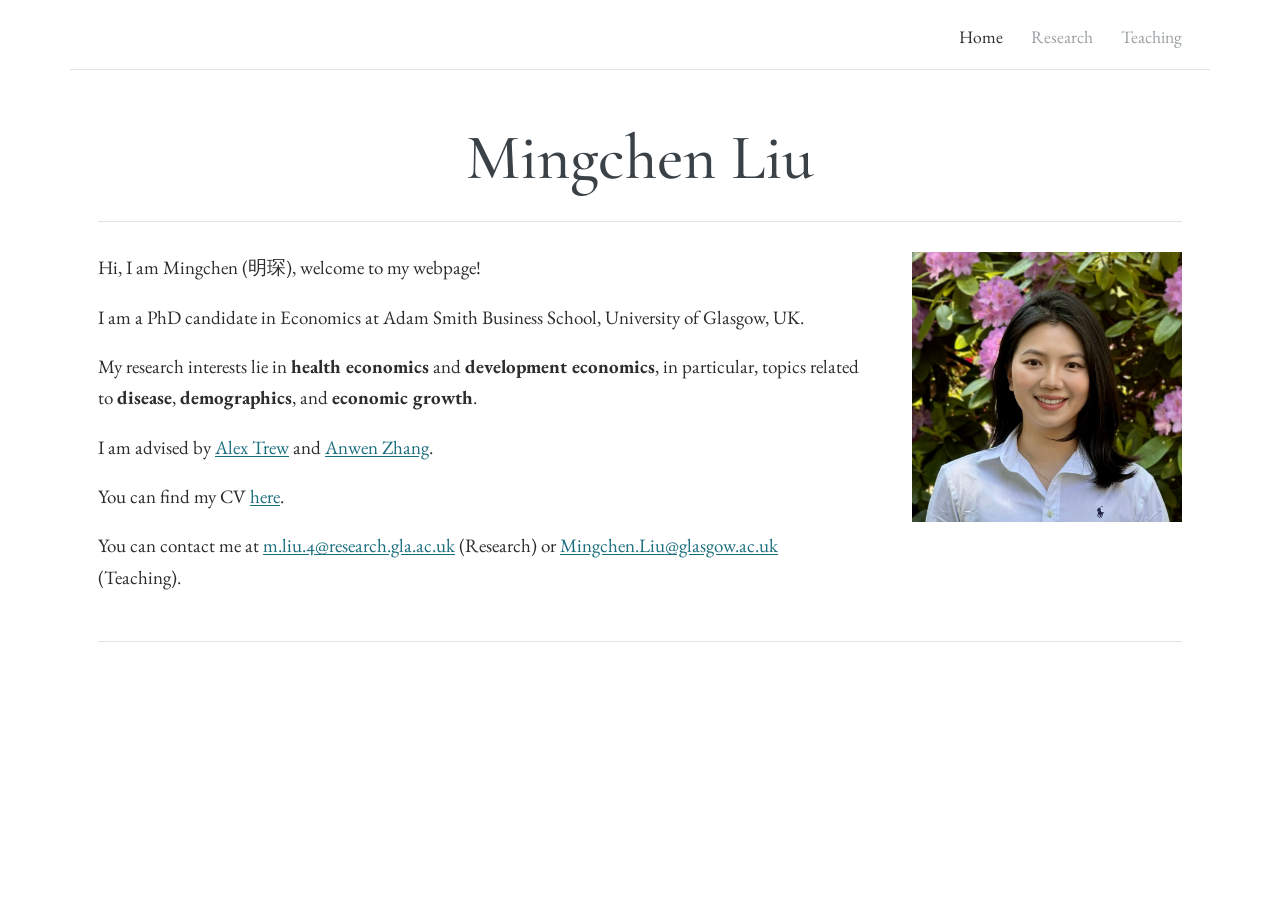
<file: index.html>
<!DOCTYPE html>
<html lang="en">
<head>
  <meta charset="UTF-8">
  <meta name="viewport" content="width=device-width, initial-scale=1.0">
  <title>Mingchen Liu</title>
  <link rel="preconnect" href="https://fonts.googleapis.com">
  <link rel="preconnect" href="https://fonts.gstatic.com" crossorigin>
  <link href="https://fonts.googleapis.com/css2?family=Cormorant+Garamond:wght@400;500;600&family=EB+Garamond:ital,wght@0,400;0,500;0,700;1,400&display=swap" rel="stylesheet">
  <link rel="stylesheet" href="style.css">
</head>
<body>
  <header style="justify-content: flex-end;">
    <nav>
      <a href="index.html" class="active">Home</a>
      <a href="research.html">Research</a>
      <a href="teaching.html">Teaching</a>
    </nav>
  </header>

  <main>
    <h1 class="page-title">Mingchen Liu</h1>
    <hr class="divider">

    <div class="home-grid">
      <div class="home-text">
        <p>Hi, I am Mingchen (<span style="font-family: 'Kaiti SC', 'STKaiti', 'KaiTi', '楷体', cursive, serif;">明琛</span>), welcome to my webpage!</p>

        <p>I am a PhD candidate in Economics at Adam Smith Business School,
           University of Glasgow, UK.</p>

        <p>My research interests lie in <strong>health economics</strong> and
           <strong>development economics</strong>, in particular, topics related to
           <strong>disease</strong>, <strong>demographics</strong>, and
           <strong>economic growth</strong>.</p>

        <!-- TODO: replace the # below with the real links to your advisors' pages -->
        <p>I am advised by
           <a href="https://www.alextrew.net/" target="_blank">Alex Trew</a> and
           <a href="https://sites.google.com/site/anwenzhang/home" target="_blank">Anwen Zhang</a>.</p>

        <p>You can find my CV <a href="Mingchen_CV_2026_9.pdf" target="_blank">here</a>.</p>

        <p>You can contact me at
           <a href="mailto:m.liu.4@research.gla.ac.uk">m.liu.4@research.gla.ac.uk</a> (Research)
           or
           <a href="mailto:Mingchen.Liu@glasgow.ac.uk">Mingchen.Liu@glasgow.ac.uk</a> (Teaching).</p>
      </div>

      <div class="home-photo">
        <img src="profile.jpg" alt="Mingchen Liu">
      </div>
    </div>

    <hr class="divider">
  </main>
</body>
</html>
</file>
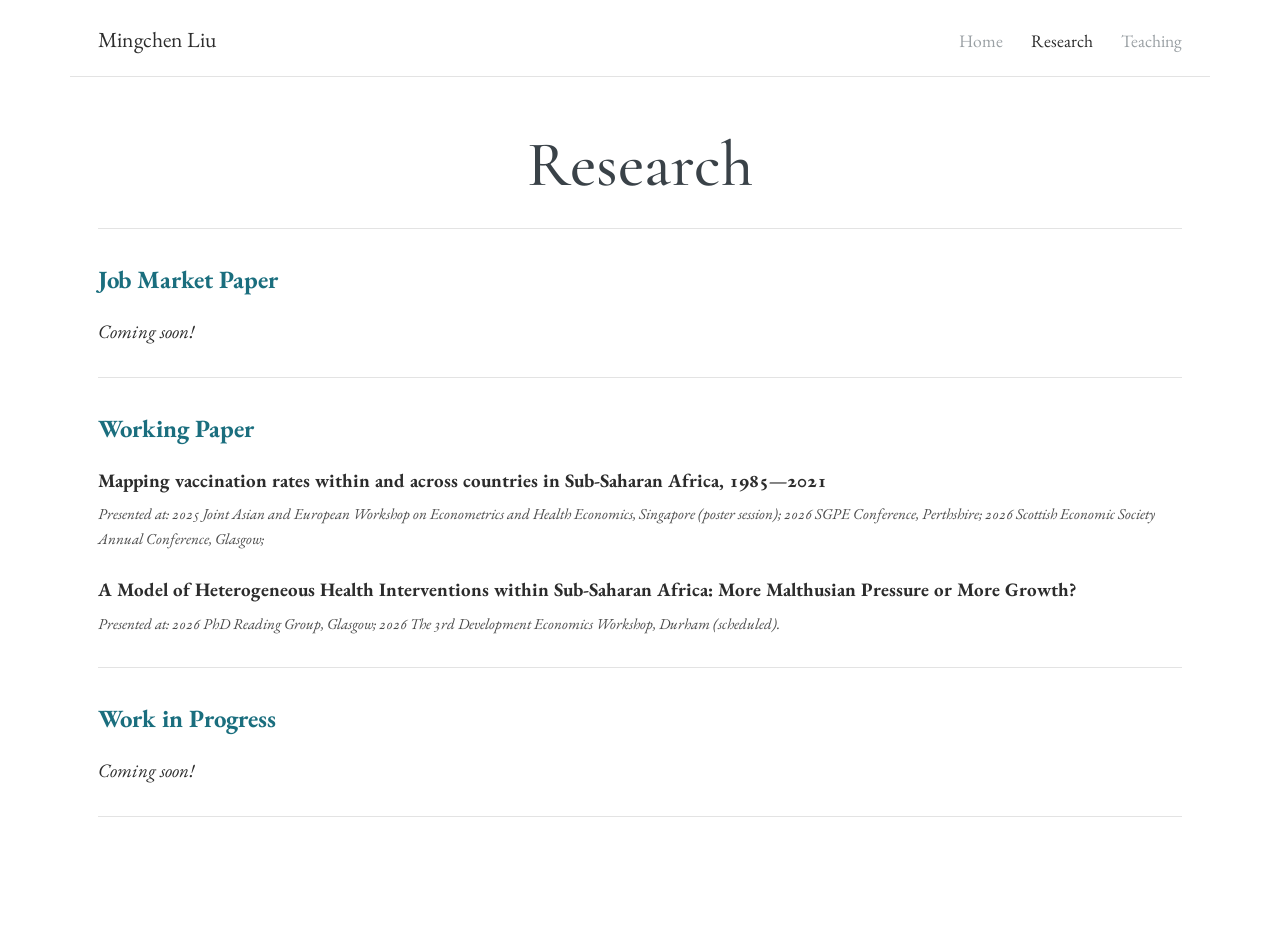
<file: research.html>
<!DOCTYPE html>
<html lang="en">
<head>
  <meta charset="UTF-8">
  <meta name="viewport" content="width=device-width, initial-scale=1.0">
  <title>Research — Mingchen Liu</title>
  <link rel="preconnect" href="https://fonts.googleapis.com">
  <link rel="preconnect" href="https://fonts.gstatic.com" crossorigin>
  <link href="https://fonts.googleapis.com/css2?family=Cormorant+Garamond:wght@400;500;600&family=EB+Garamond:ital,wght@0,400;0,500;0,700;1,400&display=swap" rel="stylesheet">
  <link rel="stylesheet" href="style.css">
</head>
<body>
  <header>
    <a class="site-title" href="index.html">Mingchen Liu</a>
    <nav>
      <a href="index.html">Home</a>
      <a href="research.html" class="active">Research</a>
      <a href="teaching.html">Teaching</a>
    </nav>
  </header>

  <main>
    <h1 class="page-title">Research</h1>
    <hr class="divider">

    <h2 class="section-head">Job Market Paper</h2>
    <p class="coming-soon">Coming soon!</p>
    <hr class="divider">

    <h2 class="section-head">Working Paper</h2>

    <p class="paper-title">Mapping vaccination rates within and across countries in Sub-Saharan Africa, 1985—2021</p>
    <p class="presented">Presented at: 2025 Joint Asian and European Workshop on Econometrics and Health Economics, Singapore (poster session); 2026 SGPE Conference, Perthshire; 2026 Scottish Economic Society Annual Conference, Glasgow;</p>

    <p class="paper-title">A Model of Heterogeneous Health Interventions within Sub-Saharan Africa: More Malthusian Pressure or More Growth?</p>
    <p class="presented">Presented at: 2026 PhD Reading Group, Glasgow; 2026 The 3rd Development Economics Workshop, Durham (scheduled).</p>
    <hr class="divider">

    <h2 class="section-head">Work in Progress</h2>
    <!-- TODO: this section was cut off in the screenshot. Add your work-in-progress
         entries here in the same format as the Working Paper items above. -->
    <p class="coming-soon">Coming soon!</p>
    <hr class="divider">
  </main>
</body>
</html>
</file>
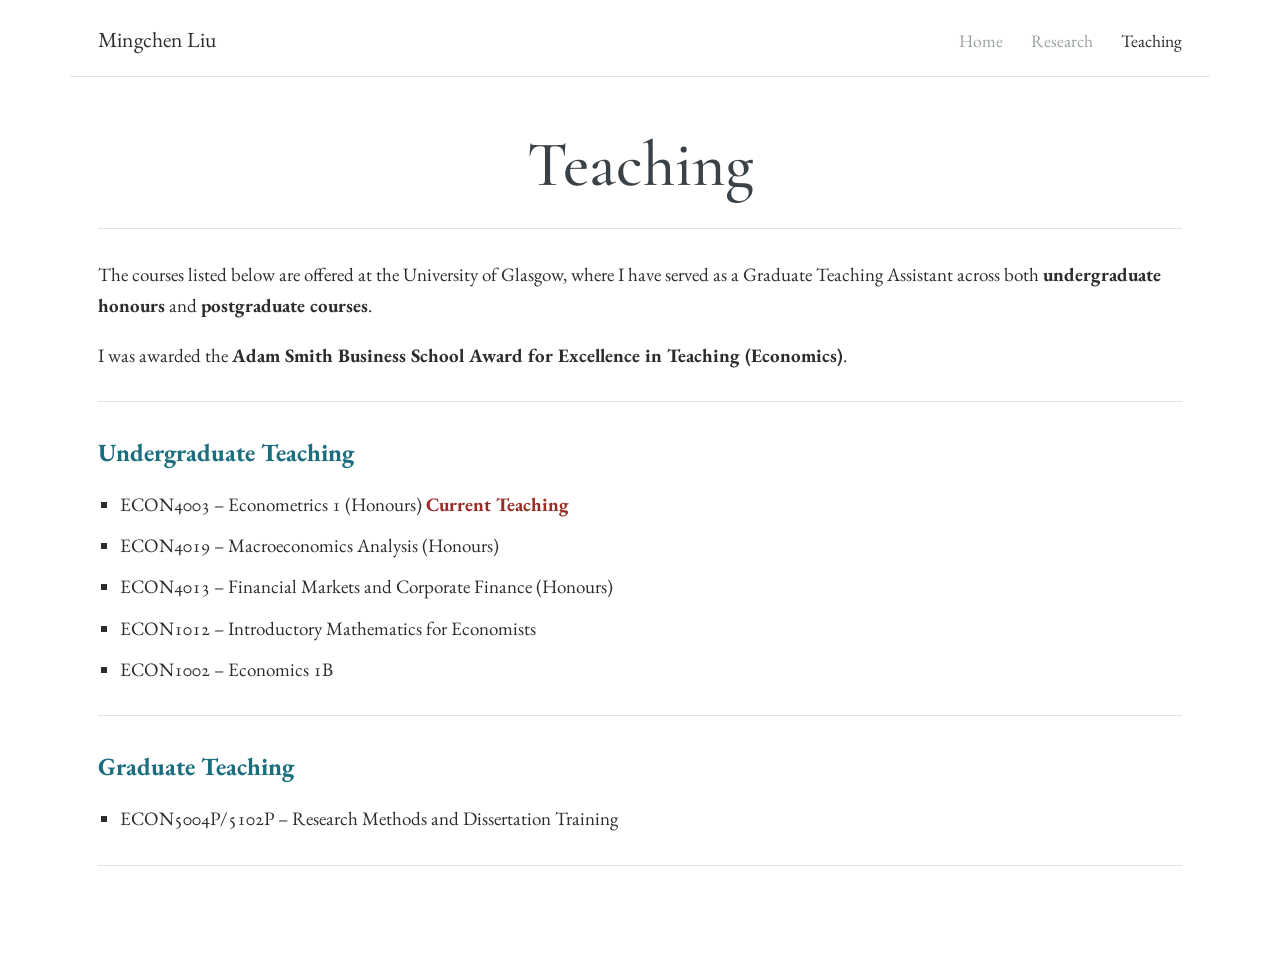
<file: teaching.html>
<!DOCTYPE html>
<html lang="en">
<head>
  <meta charset="UTF-8">
  <meta name="viewport" content="width=device-width, initial-scale=1.0">
  <title>Teaching — Mingchen Liu</title>
  <link rel="preconnect" href="https://fonts.googleapis.com">
  <link rel="preconnect" href="https://fonts.gstatic.com" crossorigin>
  <link href="https://fonts.googleapis.com/css2?family=Cormorant+Garamond:wght@400;500;600&family=EB+Garamond:ital,wght@0,400;0,500;0,700;1,400&display=swap" rel="stylesheet">
  <link rel="stylesheet" href="style.css">
</head>
<body>
  <header>
    <a class="site-title" href="index.html">Mingchen Liu</a>
    <nav>
      <a href="index.html">Home</a>
      <a href="research.html">Research</a>
      <a href="teaching.html" class="active">Teaching</a>
    </nav>
  </header>

  <main>
    <h1 class="page-title">Teaching</h1>
    <hr class="divider">

    <p>The courses listed below are offered at the University of Glasgow, where I have
       served as a Graduate Teaching Assistant across both
       <strong>undergraduate honours</strong> and <strong>postgraduate courses</strong>.</p>

    <p>I was awarded the <strong>Adam Smith Business School Award for Excellence in
       Teaching (Economics)</strong>.</p>
    <hr class="divider">

    <h2 class="section-head">Undergraduate Teaching</h2>
    <ul class="courses">
      <li>ECON4003 – Econometrics 1 (Honours) <span class="current">Current Teaching</span></li>
      <li>ECON4019 – Macroeconomics Analysis (Honours)</li>
      <li>ECON4013 – Financial Markets and Corporate Finance (Honours)</li>
      <li>ECON1012 – Introductory Mathematics for Economists</li>
      <li>ECON1002 – Economics 1B</li>
    </ul>
    <hr class="divider">

    <h2 class="section-head">Graduate Teaching</h2>
    <ul class="courses">
      <li>ECON5004P/5102P – Research Methods and Dissertation Training</li>
    </ul>
    <hr class="divider">
  </main>
</body>
</html>
</file>
<file: style.css>
/* ===== Mingchen Liu — academic site ===== */

:root {
  --ink:        #2c2c2c;   /* body text            */
  --title:      #3a4248;   /* big page titles      */
  --teal:       #1a6e7e;   /* section headers/links*/
  --teal-dark:  #145966;
  --accent-red: #9a2c25;   /* "Current Teaching"   */
  --muted:      #9aa0a4;   /* inactive nav links   */
  --rule:       #e3e3e3;   /* divider lines        */
  --maxw:       1140px;
}

* { box-sizing: border-box; }

html { -webkit-text-size-adjust: 100%; }

body {
  margin: 0;
  color: var(--ink);
  background: #ffffff;
  font-family: "EB Garamond", Georgia, "Times New Roman", serif;
  font-size: 19px;
  line-height: 1.65;
  font-feature-settings: "onum" 1;   /* old-style figures */
}

a {
  color: var(--teal);
  text-decoration: underline;
  text-underline-offset: 2px;
}
a:hover { color: var(--teal-dark); }

/* ---------- header / nav ---------- */
header {
  max-width: var(--maxw);
  margin: 0 auto;
  padding: 22px 28px 18px;
  display: flex;
  align-items: baseline;
  justify-content: space-between;
  border-bottom: 1px solid var(--rule);
  flex-wrap: wrap;
  gap: 10px;
}

.site-title {
  font-size: 1.35rem;
  color: var(--ink);
  text-decoration: none;
  letter-spacing: .2px;
}

nav { display: flex; gap: 28px; }

nav a {
  color: var(--muted);
  text-decoration: none;
  font-size: 1.1rem;
}
nav a:hover { color: var(--ink); }
nav a.active { color: var(--ink); }

/* ---------- main layout ---------- */
main {
  max-width: var(--maxw);
  margin: 0 auto;
  padding: 14px 28px 80px;
}

.page-title {
  font-family: "Cormorant Garamond", "EB Garamond", Georgia, serif;
  font-weight: 500;
  color: var(--title);
  text-align: center;
  font-size: 4rem;
  line-height: 1.05;
  margin: 40px 0 26px;
}

.divider {
  border: 0;
  border-top: 1px solid var(--rule);
  margin: 30px 0;
}

p { margin: 0 0 18px; }

/* ---------- home ---------- */
.home-grid {
  display: flex;
  gap: 50px;
  align-items: flex-start;
  margin-top: 8px;
}
.home-text { flex: 1 1 auto; }
.home-photo { flex: 0 0 270px; }
.home-photo img {
  width: 100%;
  height: auto;
  display: block;
}
.photo-placeholder {
  width: 100%;
  aspect-ratio: 1 / 1.18;
  background: #f0efeb;
  border: 1px dashed #c9c5bd;
  display: flex;
  align-items: center;
  justify-content: center;
  text-align: center;
  color: #9b958a;
  font-size: .9rem;
  padding: 12px;
}

/* ---------- section headers ---------- */
.section-head {
  font-family: "EB Garamond", Georgia, serif;
  color: var(--teal);
  font-weight: 700;
  font-size: 1.55rem;
  margin: 4px 0 16px;
}

.paper-title { font-weight: 700; margin: 0 0 6px; }

.presented {
  font-style: italic;
  font-size: .95rem;
  color: #4a4a4a;
  margin: 0 0 22px;
}

.coming-soon { font-style: italic; }

/* ---------- teaching lists ---------- */
ul.courses {
  list-style: square;
  padding-left: 22px;
  margin: 0 0 8px;
}
ul.courses li { margin: 0 0 10px; }

.current { color: var(--accent-red); font-weight: 700; }

/* ---------- responsive ---------- */
@media (max-width: 720px) {
  body { font-size: 18px; }
  header { padding: 18px 18px 14px; }
  nav { gap: 18px; }
  main { padding: 10px 18px 60px; }
  .page-title { font-size: 2.7rem; margin: 28px 0 20px; }
  .home-grid { flex-direction: column; gap: 26px; }
  .home-photo { flex-basis: auto; max-width: 280px; }
  .section-head { font-size: 1.35rem; }
}
</file>
